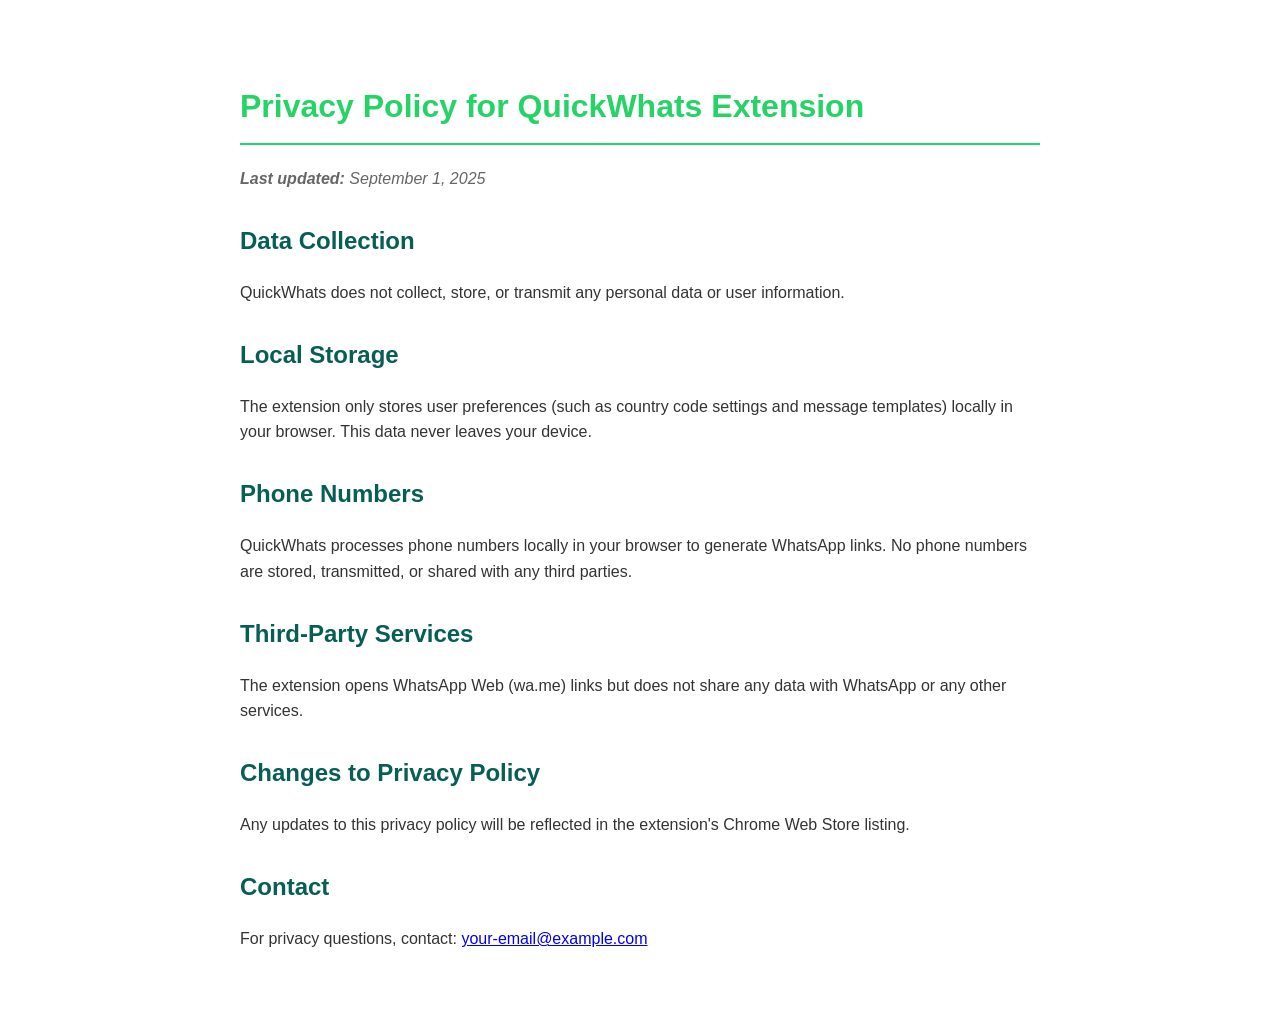
<file: index.html>
<!DOCTYPE html>
<html lang="en">
<head>
    <meta charset="UTF-8">
    <meta name="viewport" content="width=device-width, initial-scale=1.0">
    <title>QuickWhats Privacy Policy</title>
    <style>
        body {
            font-family: -apple-system, BlinkMacSystemFont, 'Segoe UI', Roboto, sans-serif;
            max-width: 800px;
            margin: 40px auto;
            padding: 20px;
            line-height: 1.6;
            color: #333;
        }
        h1 {
            color: #25D366;
            border-bottom: 2px solid #25D366;
            padding-bottom: 10px;
        }
        h2 {
            color: #075E54;
            margin-top: 30px;
        }
        .last-updated {
            color: #666;
            font-style: italic;
        }
    </style>
</head>
<body>
    <h1>Privacy Policy for QuickWhats Extension</h1>
    <p class="last-updated"><strong>Last updated:</strong> September 1, 2025</p>

    <h2>Data Collection</h2>
    <p>QuickWhats does not collect, store, or transmit any personal data or user information.</p>

    <h2>Local Storage</h2>
    <p>The extension only stores user preferences (such as country code settings and message templates) locally in your browser. This data never leaves your device.</p>

    <h2>Phone Numbers</h2>
    <p>QuickWhats processes phone numbers locally in your browser to generate WhatsApp links. No phone numbers are stored, transmitted, or shared with any third parties.</p>

    <h2>Third-Party Services</h2>
    <p>The extension opens WhatsApp Web (wa.me) links but does not share any data with WhatsApp or any other services.</p>

    <h2>Changes to Privacy Policy</h2>
    <p>Any updates to this privacy policy will be reflected in the extension's Chrome Web Store listing.</p>

    <h2>Contact</h2>
    <p>For privacy questions, contact: <a href="mailto:your-email@example.com">your-email@example.com</a></p>
</body>
</html>
</file>
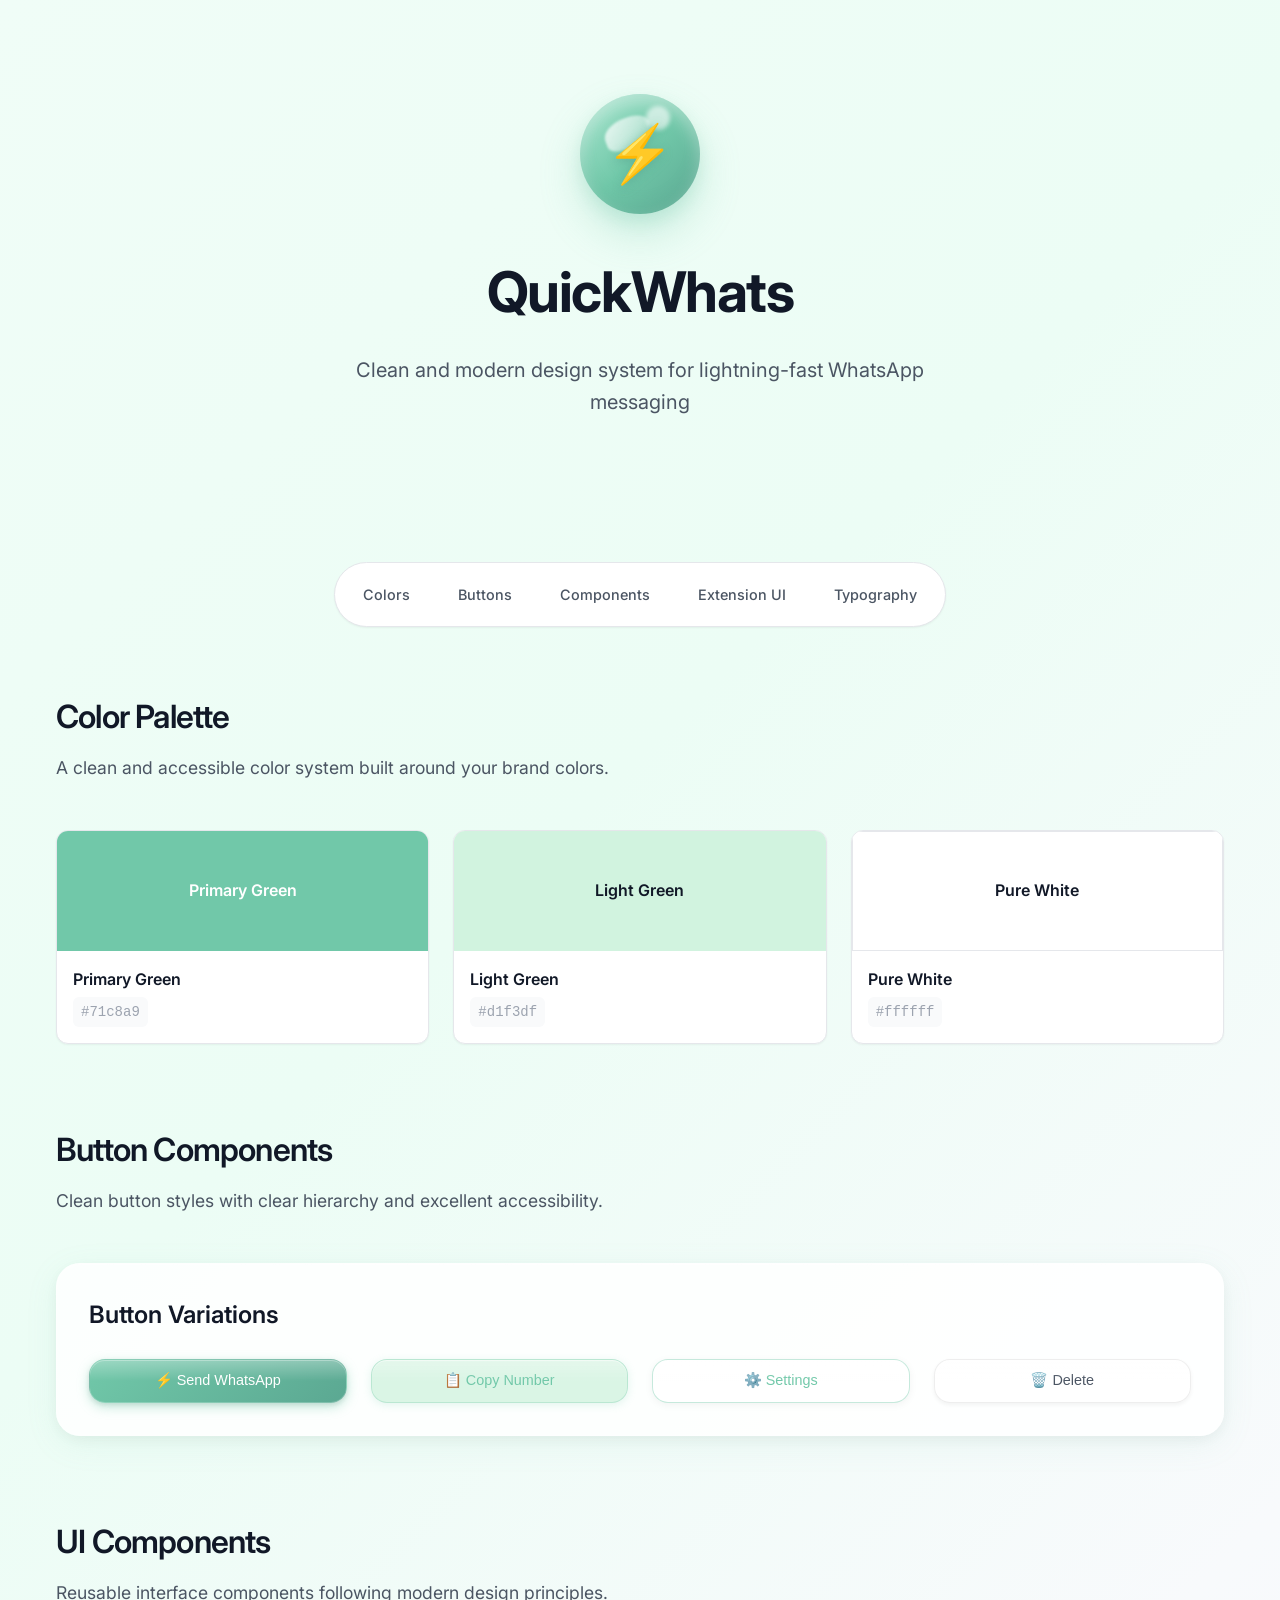
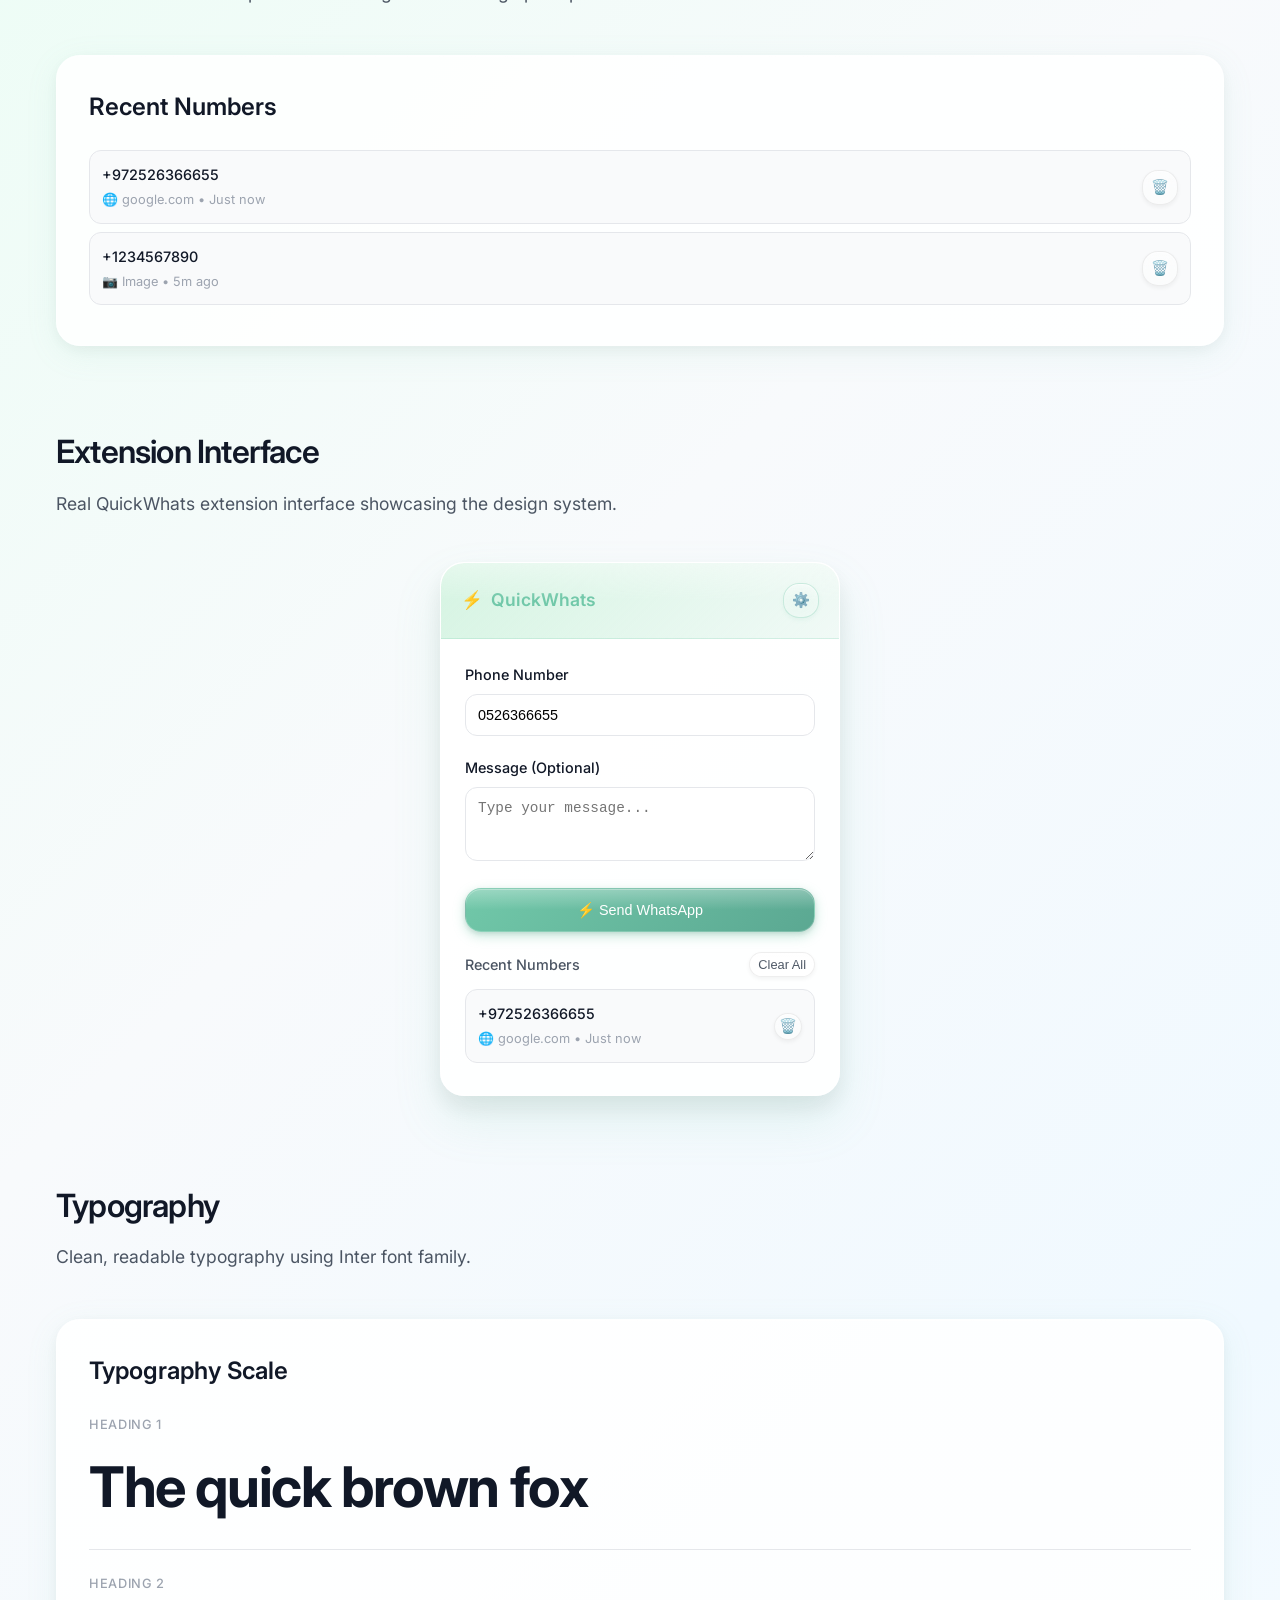
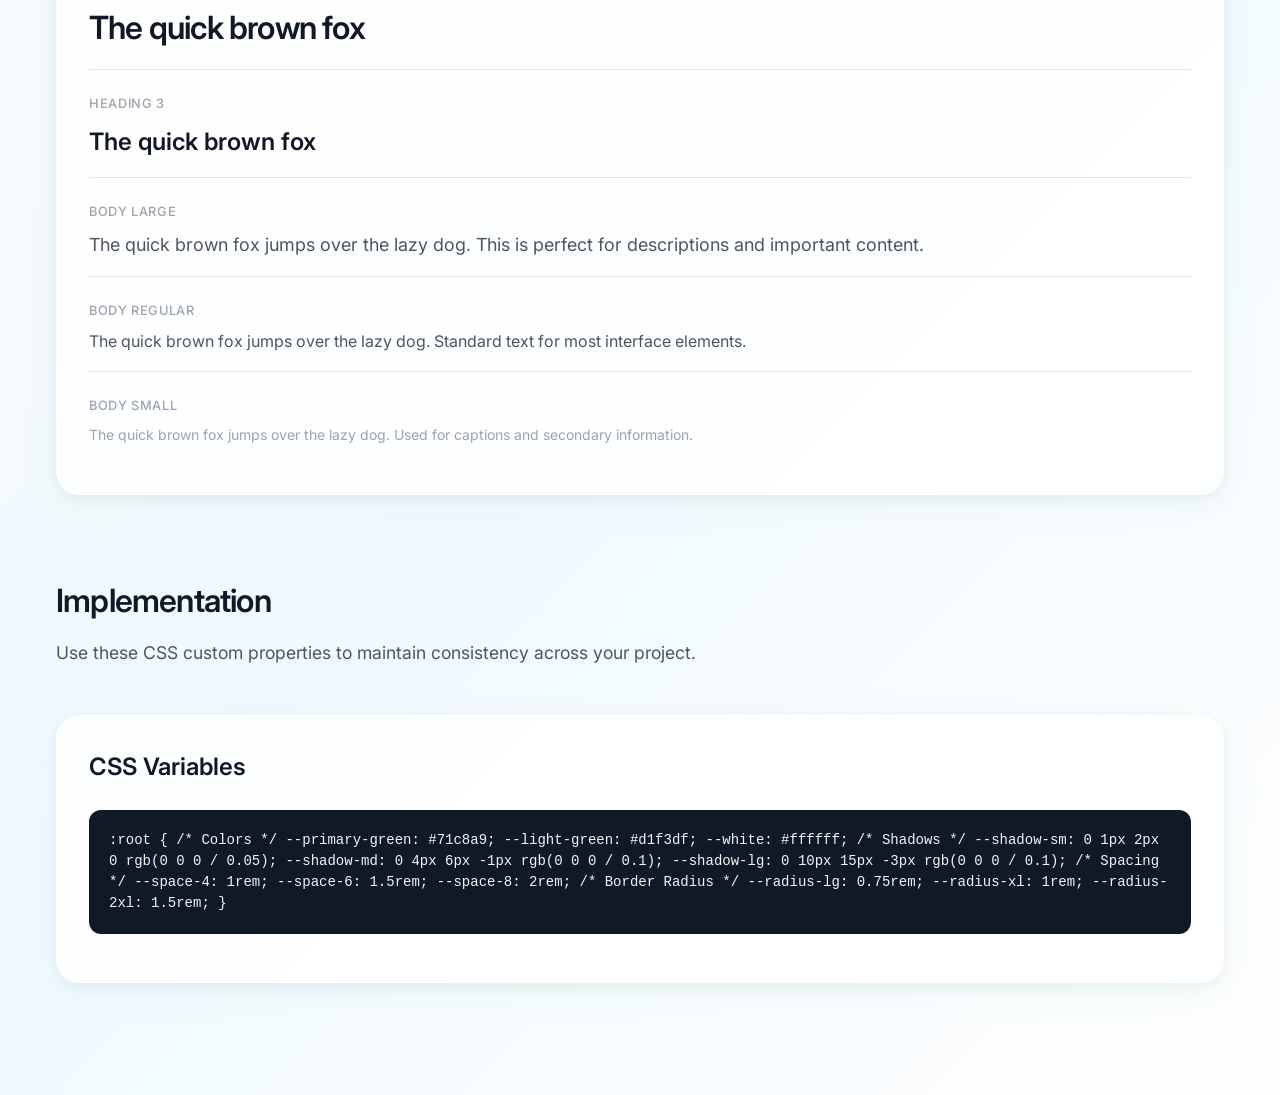
<file: style-guide.html>
<!DOCTYPE html>
<html lang="en">
<head>
    <meta charset="UTF-8">
    <meta name="viewport" content="width=device-width, initial-scale=1.0">
    <title>QuickWhats Design System</title>
    <link href="https://fonts.googleapis.com/css2?family=Inter:wght@300;400;500;600;700&display=swap" rel="stylesheet">
    <style>
        :root {
            /* Clean Color Palette */
            --primary-green: #71c8a9;
            --light-green: #d1f3df;
            --white: #FFFFFF;
            --gray-50: #f9fafb;
            --gray-100: #f3f4f6;
            --gray-200: #e5e7eb;
            --gray-300: #d1d5db;
            --gray-400: #9ca3af;
            --gray-500: #6b7280;
            --gray-600: #4b5563;
            --gray-700: #374151;
            --gray-800: #1f2937;
            --gray-900: #111827;
            
            /* Semantic Colors */
            --text-primary: var(--gray-900);
            --text-secondary: var(--gray-600);
            --text-muted: var(--gray-400);
            --border: var(--gray-200);
            --background: var(--white);
            --surface: var(--white);
            
            /* Shadows */
            --shadow-sm: 0 1px 2px 0 rgb(0 0 0 / 0.05);
            --shadow-md: 0 4px 6px -1px rgb(0 0 0 / 0.1), 0 2px 4px -2px rgb(0 0 0 / 0.1);
            --shadow-lg: 0 10px 15px -3px rgb(0 0 0 / 0.1), 0 4px 6px -4px rgb(0 0 0 / 0.1);
            --shadow-xl: 0 20px 25px -5px rgb(0 0 0 / 0.1), 0 8px 10px -6px rgb(0 0 0 / 0.1);
            
            /* Typography */
            --font-family: 'Inter', -apple-system, BlinkMacSystemFont, sans-serif;
            
            /* Spacing */
            --space-1: 0.25rem;
            --space-2: 0.5rem;
            --space-3: 0.75rem;
            --space-4: 1rem;
            --space-5: 1.25rem;
            --space-6: 1.5rem;
            --space-8: 2rem;
            --space-10: 2.5rem;
            --space-12: 3rem;
            --space-16: 4rem;
            --space-20: 5rem;
            
            /* Border Radius */
            --radius-sm: 0.375rem;
            --radius-md: 0.5rem;
            --radius-lg: 0.75rem;
            --radius-xl: 1rem;
            --radius-2xl: 1.5rem;
            --radius-full: 9999px;
        }

        * {
            margin: 0;
            padding: 0;
            box-sizing: border-box;
        }

        body {
            font-family: var(--font-family);
            background: linear-gradient(135deg, #f0fdf7 0%, #ecfdf5 25%, #f8fafc 50%, #f0f9ff 75%, #fefefe 100%);
            color: var(--text-primary);
            line-height: 1.6;
            -webkit-font-smoothing: antialiased;
            -moz-osx-font-smoothing: grayscale;
            min-height: 100vh;
        }

        .container {
            max-width: 1200px;
            margin: 0 auto;
            padding: var(--space-8) var(--space-4);
        }

        /* Header */
        .header {
            text-align: center;
            margin-bottom: var(--space-20);
            padding: var(--space-16) 0;
        }

        .logo-container {
            display: inline-flex;
            align-items: center;
            justify-content: center;
            width: 120px;
            height: 120px;
            background: linear-gradient(135deg, #a8e6cf 0%, #71c8a9 50%, #5ba892 100%);
            border-radius: 50%;
            margin-bottom: var(--space-8);
            box-shadow: 
                0 20px 40px rgba(113, 200, 169, 0.3),
                0 8px 16px rgba(113, 200, 169, 0.2),
                inset 0 -8px 16px rgba(91, 168, 146, 0.2),
                inset 0 8px 16px rgba(255, 255, 255, 0.4);
            position: relative;
            overflow: hidden;
            transform: translateY(-2px);
        }

        .logo-container::before {
            content: '';
            position: absolute;
            top: 20%;
            left: 20%;
            width: 40%;
            height: 25%;
            background: linear-gradient(135deg, rgba(255, 255, 255, 0.8) 0%, rgba(255, 255, 255, 0.3) 100%);
            border-radius: 50% 40% 60% 30%;
            filter: blur(1px);
            transform: rotate(-20deg);
        }

        .logo-container::after {
            content: '';
            position: absolute;
            top: 10%;
            right: 25%;
            width: 20%;
            height: 20%;
            background: rgba(255, 255, 255, 0.6);
            border-radius: 50%;
            filter: blur(2px);
        }

        .logo-icon {
            font-size: 3.5rem;
            color: var(--white);
            z-index: 10;
            filter: drop-shadow(0 2px 4px rgba(91, 168, 146, 0.3));
            text-shadow: 0 2px 8px rgba(91, 168, 146, 0.4);
        }

        .main-title {
            font-size: 3.5rem;
            font-weight: 700;
            color: var(--text-primary);
            margin-bottom: var(--space-4);
            letter-spacing: -0.025em;
        }

        .subtitle {
            font-size: 1.25rem;
            color: var(--text-secondary);
            font-weight: 400;
            max-width: 600px;
            margin: 0 auto;
        }

        /* Navigation */
        .nav {
            display: flex;
            justify-content: center;
            flex-wrap: wrap;
            gap: var(--space-2);
            margin-bottom: var(--space-16);
            padding: var(--space-2);
            background: var(--surface);
            border: 1px solid var(--border);
            border-radius: var(--radius-full);
            box-shadow: var(--shadow-sm);
            max-width: max-content;
            margin-left: auto;
            margin-right: auto;
        }

        .nav-link {
            padding: var(--space-3) var(--space-5);
            text-decoration: none;
            color: var(--text-secondary);
            font-weight: 500;
            border-radius: var(--radius-full);
            transition: all 0.2s ease;
            font-size: 0.9rem;
        }

        .nav-link:hover {
            color: var(--primary-green);
            background: var(--light-green);
        }

        /* Sections */
        .section {
            margin-bottom: var(--space-20);
        }

        .section-title {
            font-size: 2rem;
            font-weight: 600;
            color: var(--text-primary);
            margin-bottom: var(--space-3);
            letter-spacing: -0.025em;
        }

        .section-description {
            font-size: 1.1rem;
            color: var(--text-secondary);
            margin-bottom: var(--space-12);
            max-width: 800px;
        }

        /* Cards */
        .card {
            background: rgba(255, 255, 255, 0.85);
            backdrop-filter: blur(20px);
            -webkit-backdrop-filter: blur(20px);
            border: 1px solid rgba(255, 255, 255, 0.3);
            border-radius: var(--radius-2xl);
            padding: var(--space-8);
            box-shadow: 
                0 8px 32px rgba(113, 200, 169, 0.1),
                0 4px 16px rgba(0, 0, 0, 0.05),
                inset 0 1px 0 rgba(255, 255, 255, 0.4);
            transition: all 0.4s cubic-bezier(0.25, 0.46, 0.45, 0.94);
            margin-bottom: var(--space-8);
            position: relative;
            overflow: hidden;
        }

        .card::before {
            content: '';
            position: absolute;
            top: 0;
            left: 0;
            right: 0;
            height: 1px;
            background: linear-gradient(90deg, transparent, rgba(255, 255, 255, 0.8), transparent);
        }

        .card:hover {
            transform: translateY(-8px) scale(1.01);
            box-shadow: 
                0 16px 48px rgba(113, 200, 169, 0.2),
                0 8px 24px rgba(0, 0, 0, 0.1),
                inset 0 1px 0 rgba(255, 255, 255, 0.6);
            border-color: rgba(113, 200, 169, 0.2);
        }

        .card-title {
            font-size: 1.5rem;
            font-weight: 600;
            color: var(--text-primary);
            margin-bottom: var(--space-6);
        }

        /* Grid Layouts */
        .grid {
            display: grid;
            gap: var(--space-6);
        }

        .grid-2 {
            grid-template-columns: repeat(auto-fit, minmax(300px, 1fr));
        }

        .grid-3 {
            grid-template-columns: repeat(auto-fit, minmax(250px, 1fr));
        }

        .grid-4 {
            grid-template-columns: repeat(auto-fit, minmax(200px, 1fr));
        }

        /* Color Palette */
        .color-card {
            background: var(--surface);
            border: 1px solid var(--border);
            border-radius: var(--radius-lg);
            overflow: hidden;
            box-shadow: var(--shadow-sm);
            transition: all 0.2s ease;
        }

        .color-card:hover {
            transform: translateY(-2px);
            box-shadow: var(--shadow-md);
        }

        .color-preview {
            height: 120px;
            display: flex;
            align-items: center;
            justify-content: center;
            color: var(--white);
            font-weight: 600;
            font-size: 1rem;
        }

        .color-info {
            padding: var(--space-4);
        }

        .color-name {
            font-weight: 600;
            color: var(--text-primary);
            margin-bottom: var(--space-1);
        }

        .color-value {
            font-family: 'SF Mono', Monaco, 'Cascadia Code', 'Roboto Mono', Consolas, 'Courier New', monospace;
            font-size: 0.875rem;
            color: var(--text-muted);
            background: var(--gray-50);
            padding: var(--space-1) var(--space-2);
            border-radius: var(--radius-sm);
            display: inline-block;
        }

        /* Buttons */
        .btn {
            display: inline-flex;
            align-items: center;
            justify-content: center;
            gap: var(--space-2);
            padding: var(--space-3) var(--space-6);
            border: none;
            border-radius: var(--radius-xl);
            font-weight: 500;
            font-size: 0.9rem;
            cursor: pointer;
            transition: all 0.3s cubic-bezier(0.25, 0.46, 0.45, 0.94);
            text-decoration: none;
            min-height: 44px;
            position: relative;
            overflow: hidden;
        }

        .btn::before {
            content: '';
            position: absolute;
            top: 0;
            left: 0;
            right: 0;
            height: 50%;
            background: linear-gradient(180deg, rgba(255, 255, 255, 0.3) 0%, transparent 100%);
            pointer-events: none;
        }

        .btn-primary {
            background: linear-gradient(135deg, #71c8a9 0%, #5ba892 100%);
            color: var(--white);
            box-shadow: 
                0 4px 12px rgba(113, 200, 169, 0.4),
                0 2px 4px rgba(0, 0, 0, 0.1),
                inset 0 1px 0 rgba(255, 255, 255, 0.3);
            border: 1px solid rgba(255, 255, 255, 0.2);
        }

        .btn-primary:hover {
            background: linear-gradient(135deg, #5ba892 0%, #4a9d7f 100%);
            transform: translateY(-2px);
            box-shadow: 
                0 8px 20px rgba(113, 200, 169, 0.5),
                0 4px 8px rgba(0, 0, 0, 0.15),
                inset 0 1px 0 rgba(255, 255, 255, 0.4);
        }

        .btn-secondary {
            background: rgba(209, 243, 223, 0.8);
            backdrop-filter: blur(10px);
            color: var(--primary-green);
            border: 1px solid rgba(113, 200, 169, 0.3);
            box-shadow: 
                0 2px 8px rgba(113, 200, 169, 0.2),
                inset 0 1px 0 rgba(255, 255, 255, 0.5);
        }

        .btn-secondary:hover {
            background: rgba(113, 200, 169, 0.9);
            color: var(--white);
            transform: translateY(-1px);
            box-shadow: 
                0 4px 12px rgba(113, 200, 169, 0.3),
                inset 0 1px 0 rgba(255, 255, 255, 0.4);
        }

        .btn-outline {
            background: rgba(255, 255, 255, 0.6);
            backdrop-filter: blur(10px);
            color: var(--primary-green);
            border: 1px solid rgba(113, 200, 169, 0.4);
            box-shadow: 
                0 2px 8px rgba(0, 0, 0, 0.05),
                inset 0 1px 0 rgba(255, 255, 255, 0.7);
        }

        .btn-outline:hover {
            background: rgba(113, 200, 169, 0.1);
            border-color: var(--primary-green);
            transform: translateY(-1px);
            box-shadow: 
                0 4px 12px rgba(113, 200, 169, 0.2),
                inset 0 1px 0 rgba(255, 255, 255, 0.8);
        }

        .btn-ghost {
            background: rgba(255, 255, 255, 0.4);
            backdrop-filter: blur(8px);
            color: var(--text-secondary);
            border: 1px solid rgba(200, 200, 200, 0.3);
            box-shadow: 
                0 2px 4px rgba(0, 0, 0, 0.05),
                inset 0 1px 0 rgba(255, 255, 255, 0.6);
        }

        .btn-ghost:hover {
            background: rgba(255, 255, 255, 0.7);
            color: var(--text-primary);
            transform: translateY(-1px);
            box-shadow: 
                0 4px 8px rgba(0, 0, 0, 0.1),
                inset 0 1px 0 rgba(255, 255, 255, 0.8);
        }

        /* Extension Preview */
        .extension-preview {
            max-width: 400px;
            margin: 0 auto;
            background: rgba(255, 255, 255, 0.9);
            backdrop-filter: blur(25px);
            -webkit-backdrop-filter: blur(25px);
            border: 1px solid rgba(255, 255, 255, 0.4);
            border-radius: var(--radius-2xl);
            box-shadow: 
                0 24px 48px rgba(113, 200, 169, 0.15),
                0 12px 24px rgba(0, 0, 0, 0.08),
                inset 0 1px 0 rgba(255, 255, 255, 0.5);
            overflow: hidden;
            position: relative;
            transform: translateY(-4px);
        }

        .extension-preview::before {
            content: '';
            position: absolute;
            top: 0;
            left: 0;
            right: 0;
            height: 1px;
            background: linear-gradient(90deg, transparent, rgba(255, 255, 255, 0.9), transparent);
        }

        .extension-header {
            display: flex;
            align-items: center;
            justify-content: space-between;
            padding: var(--space-5);
            background: linear-gradient(135deg, rgba(209, 243, 223, 0.9) 0%, rgba(113, 200, 169, 0.1) 100%);
            backdrop-filter: blur(15px);
            color: var(--primary-green);
            border-bottom: 1px solid rgba(113, 200, 169, 0.2);
            position: relative;
        }

        .extension-header::before {
            content: '';
            position: absolute;
            top: 0;
            left: 0;
            right: 0;
            height: 50%;
            background: linear-gradient(180deg, rgba(255, 255, 255, 0.4) 0%, transparent 100%);
        }

        .extension-title {
            font-weight: 600;
            font-size: 1.1rem;
            display: flex;
            align-items: center;
            gap: var(--space-2);
        }

        .extension-content {
            padding: var(--space-6);
        }

        /* Form Elements */
        .form-group {
            margin-bottom: var(--space-5);
        }

        .form-label {
            display: block;
            font-weight: 500;
            color: var(--text-primary);
            margin-bottom: var(--space-2);
            font-size: 0.9rem;
        }

        .form-input {
            width: 100%;
            padding: var(--space-3);
            border: 1px solid var(--border);
            border-radius: var(--radius-lg);
            font-size: 0.9rem;
            transition: all 0.2s ease;
            background: var(--surface);
        }

        .form-input:focus {
            outline: none;
            border-color: var(--primary-green);
            box-shadow: 0 0 0 3px rgba(113, 200, 169, 0.1);
        }

        /* Recent Items */
        .recent-item {
            display: flex;
            align-items: center;
            justify-content: space-between;
            padding: var(--space-3);
            background: var(--gray-50);
            border-radius: var(--radius-lg);
            margin-bottom: var(--space-2);
            border: 1px solid var(--border);
            transition: all 0.2s ease;
        }

        .recent-item:hover {
            background: var(--light-green);
            border-color: var(--primary-green);
        }

        .recent-number {
            font-weight: 500;
            color: var(--text-primary);
            font-size: 0.9rem;
        }

        .recent-source {
            font-size: 0.8rem;
            color: var(--text-muted);
            margin-top: var(--space-1);
        }

        /* Code Blocks */
        .code-block {
            background: var(--gray-900);
            color: var(--gray-100);
            padding: var(--space-5);
            border-radius: var(--radius-lg);
            font-family: 'SF Mono', Monaco, 'Cascadia Code', 'Roboto Mono', Consolas, 'Courier New', monospace;
            font-size: 0.875rem;
            overflow-x: auto;
            margin: var(--space-4) 0;
            line-height: 1.5;
        }

        /* Typography Scale */
        .typography-sample {
            margin-bottom: var(--space-6);
            padding-bottom: var(--space-4);
            border-bottom: 1px solid var(--border);
        }

        .typography-sample:last-child {
            border-bottom: none;
            margin-bottom: 0;
        }

        .typography-label {
            font-size: 0.8rem;
            color: var(--text-muted);
            font-weight: 500;
            margin-bottom: var(--space-2);
            text-transform: uppercase;
            letter-spacing: 0.05em;
        }

        /* Responsive Design */
        @media (max-width: 768px) {
            .container {
                padding: var(--space-4) var(--space-3);
            }
            
            .main-title {
                font-size: 2.5rem;
            }
            
            .header {
                padding: var(--space-8) 0;
                margin-bottom: var(--space-12);
            }
            
            .section {
                margin-bottom: var(--space-12);
            }
            
            .nav {
                justify-content: flex-start;
                overflow-x: auto;
                -webkit-overflow-scrolling: touch;
            }
            
            .card {
                padding: var(--space-5);
            }
        }

        /* Animations */
        @keyframes fadeInUp {
            from {
                opacity: 0;
                transform: translateY(20px);
            }
            to {
                opacity: 1;
                transform: translateY(0);
            }
        }

        .fade-in {
            animation: fadeInUp 0.6s ease forwards;
        }
    </style>
</head>
<body>
    <div class="container">
        <!-- Header -->
        <header class="header">
            <div class="logo-container">
                <span class="logo-icon">⚡</span>
            </div>
            <h1 class="main-title">QuickWhats</h1>
            <p class="subtitle">Clean and modern design system for lightning-fast WhatsApp messaging</p>
        </header>

        <!-- Navigation -->
        <nav class="nav">
            <a href="#colors" class="nav-link">Colors</a>
            <a href="#buttons" class="nav-link">Buttons</a>
            <a href="#components" class="nav-link">Components</a>
            <a href="#extension" class="nav-link">Extension UI</a>
            <a href="#typography" class="nav-link">Typography</a>
        </nav>

        <!-- Color Palette -->
        <section id="colors" class="section">
            <h2 class="section-title">Color Palette</h2>
            <p class="section-description">A clean and accessible color system built around your brand colors.</p>
            
            <div class="grid grid-3">
                <div class="color-card">
                    <div class="color-preview" style="background: var(--primary-green);">Primary Green</div>
                    <div class="color-info">
                        <div class="color-name">Primary Green</div>
                        <div class="color-value">#71c8a9</div>
                    </div>
                </div>
                
                <div class="color-card">
                    <div class="color-preview" style="background: var(--light-green); color: var(--text-primary);">Light Green</div>
                    <div class="color-info">
                        <div class="color-name">Light Green</div>
                        <div class="color-value">#d1f3df</div>
                    </div>
                </div>
                
                <div class="color-card">
                    <div class="color-preview" style="background: var(--white); color: var(--text-primary); border: 1px solid var(--border);">Pure White</div>
                    <div class="color-info">
                        <div class="color-name">Pure White</div>
                        <div class="color-value">#ffffff</div>
                    </div>
                </div>
            </div>
        </section>

        <!-- Buttons -->
        <section id="buttons" class="section">
            <h2 class="section-title">Button Components</h2>
            <p class="section-description">Clean button styles with clear hierarchy and excellent accessibility.</p>
            
            <div class="card">
                <h3 class="card-title">Button Variations</h3>
                <div class="grid grid-4">
                    <button class="btn btn-primary">⚡ Send WhatsApp</button>
                    <button class="btn btn-secondary">📋 Copy Number</button>
                    <button class="btn btn-outline">⚙️ Settings</button>
                    <button class="btn btn-ghost">🗑️ Delete</button>
                </div>
            </div>
        </section>

        <!-- Components -->
        <section id="components" class="section">
            <h2 class="section-title">UI Components</h2>
            <p class="section-description">Reusable interface components following modern design principles.</p>
            
            <div class="card">
                <h3 class="card-title">Recent Numbers</h3>
                <div class="recent-item">
                    <div>
                        <div class="recent-number">+972526366655</div>
                        <div class="recent-source">🌐 google.com • Just now</div>
                    </div>
                    <button class="btn btn-ghost" style="padding: var(--space-2); min-height: auto;">🗑️</button>
                </div>
                <div class="recent-item">
                    <div>
                        <div class="recent-number">+1234567890</div>
                        <div class="recent-source">📷 Image • 5m ago</div>
                    </div>
                    <button class="btn btn-ghost" style="padding: var(--space-2); min-height: auto;">🗑️</button>
                </div>
            </div>
        </section>

        <!-- Extension Preview -->
        <section id="extension" class="section">
            <h2 class="section-title">Extension Interface</h2>
            <p class="section-description">Real QuickWhats extension interface showcasing the design system.</p>
            
            <div class="extension-preview">
                <div class="extension-header">
                    <div class="extension-title">
                        <span>⚡</span>
                        QuickWhats
                    </div>
                    <button class="btn btn-ghost" style="background: rgba(255,255,255,0.3); backdrop-filter: blur(10px); border: 1px solid rgba(113,200,169,0.3); color: var(--primary-green); padding: var(--space-2); min-height: auto; box-shadow: 0 2px 4px rgba(113,200,169,0.1), inset 0 1px 0 rgba(255,255,255,0.5);">⚙️</button>
                </div>
                
                <div class="extension-content">
                    <div class="form-group">
                        <label class="form-label">Phone Number</label>
                        <input type="text" class="form-input" placeholder="0526366655" value="0526366655">
                    </div>
                    
                    <div class="form-group">
                        <label class="form-label">Message (Optional)</label>
                        <textarea class="form-input" rows="3" placeholder="Type your message..."></textarea>
                    </div>
                    
                    <button class="btn btn-primary" style="width: 100%; margin-bottom: var(--space-5);">⚡ Send WhatsApp</button>
                    
                    <div>
                        <div style="display: flex; align-items: center; justify-content: space-between; margin-bottom: var(--space-3);">
                            <span style="font-weight: 500; font-size: 0.9rem; color: var(--text-secondary);">Recent Numbers</span>
                            <button class="btn btn-ghost" style="padding: var(--space-1) var(--space-2); min-height: auto; font-size: 0.8rem;">Clear All</button>
                        </div>
                        
                        <div class="recent-item">
                            <div>
                                <div class="recent-number">+972526366655</div>
                                <div class="recent-source">🌐 google.com • Just now</div>
                            </div>
                            <button class="btn btn-ghost" style="padding: var(--space-1); min-height: auto;">🗑️</button>
                        </div>
                    </div>
                </div>
            </div>
        </section>

        <!-- Typography -->
        <section id="typography" class="section">
            <h2 class="section-title">Typography</h2>
            <p class="section-description">Clean, readable typography using Inter font family.</p>
            
            <div class="card">
                <h3 class="card-title">Typography Scale</h3>
                
                <div class="typography-sample">
                    <div class="typography-label">Heading 1</div>
                    <h1 style="font-size: 3.5rem; font-weight: 700; letter-spacing: -0.025em;">The quick brown fox</h1>
                </div>
                
                <div class="typography-sample">
                    <div class="typography-label">Heading 2</div>
                    <h2 style="font-size: 2rem; font-weight: 600; letter-spacing: -0.025em;">The quick brown fox</h2>
                </div>
                
                <div class="typography-sample">
                    <div class="typography-label">Heading 3</div>
                    <h3 style="font-size: 1.5rem; font-weight: 600;">The quick brown fox</h3>
                </div>
                
                <div class="typography-sample">
                    <div class="typography-label">Body Large</div>
                    <p style="font-size: 1.125rem; color: var(--text-secondary);">The quick brown fox jumps over the lazy dog. This is perfect for descriptions and important content.</p>
                </div>
                
                <div class="typography-sample">
                    <div class="typography-label">Body Regular</div>
                    <p style="font-size: 1rem; color: var(--text-secondary);">The quick brown fox jumps over the lazy dog. Standard text for most interface elements.</p>
                </div>
                
                <div class="typography-sample">
                    <div class="typography-label">Body Small</div>
                    <p style="font-size: 0.875rem; color: var(--text-muted);">The quick brown fox jumps over the lazy dog. Used for captions and secondary information.</p>
                </div>
            </div>
        </section>

        <!-- CSS Variables -->
        <section class="section">
            <h2 class="section-title">Implementation</h2>
            <p class="section-description">Use these CSS custom properties to maintain consistency across your project.</p>
            
            <div class="card">
                <h3 class="card-title">CSS Variables</h3>
                <div class="code-block">:root {
  /* Colors */
  --primary-green: #71c8a9;
  --light-green: #d1f3df;
  --white: #ffffff;
  
  /* Shadows */
  --shadow-sm: 0 1px 2px 0 rgb(0 0 0 / 0.05);
  --shadow-md: 0 4px 6px -1px rgb(0 0 0 / 0.1);
  --shadow-lg: 0 10px 15px -3px rgb(0 0 0 / 0.1);
  
  /* Spacing */
  --space-4: 1rem;
  --space-6: 1.5rem;
  --space-8: 2rem;
  
  /* Border Radius */
  --radius-lg: 0.75rem;
  --radius-xl: 1rem;
  --radius-2xl: 1.5rem;
}</div>
            </div>
        </section>
    </div>

    <script>
        // Smooth scrolling for navigation
        document.querySelectorAll('.nav-link').forEach(link => {
            link.addEventListener('click', (e) => {
                e.preventDefault();
                const target = document.querySelector(link.getAttribute('href'));
                if (target) {
                    target.scrollIntoView({ behavior: 'smooth', block: 'start' });
                }
            });
        });

        // Fade-in animation on scroll
        const observerOptions = {
            threshold: 0.1,
            rootMargin: '0px 0px -50px 0px'
        };

        const observer = new IntersectionObserver((entries) => {
            entries.forEach(entry => {
                if (entry.isIntersecting) {
                    entry.target.classList.add('fade-in');
                }
            });
        }, observerOptions);

        document.querySelectorAll('.section').forEach(section => {
            observer.observe(section);
        });
    </script>
</body>
</html>
</file>
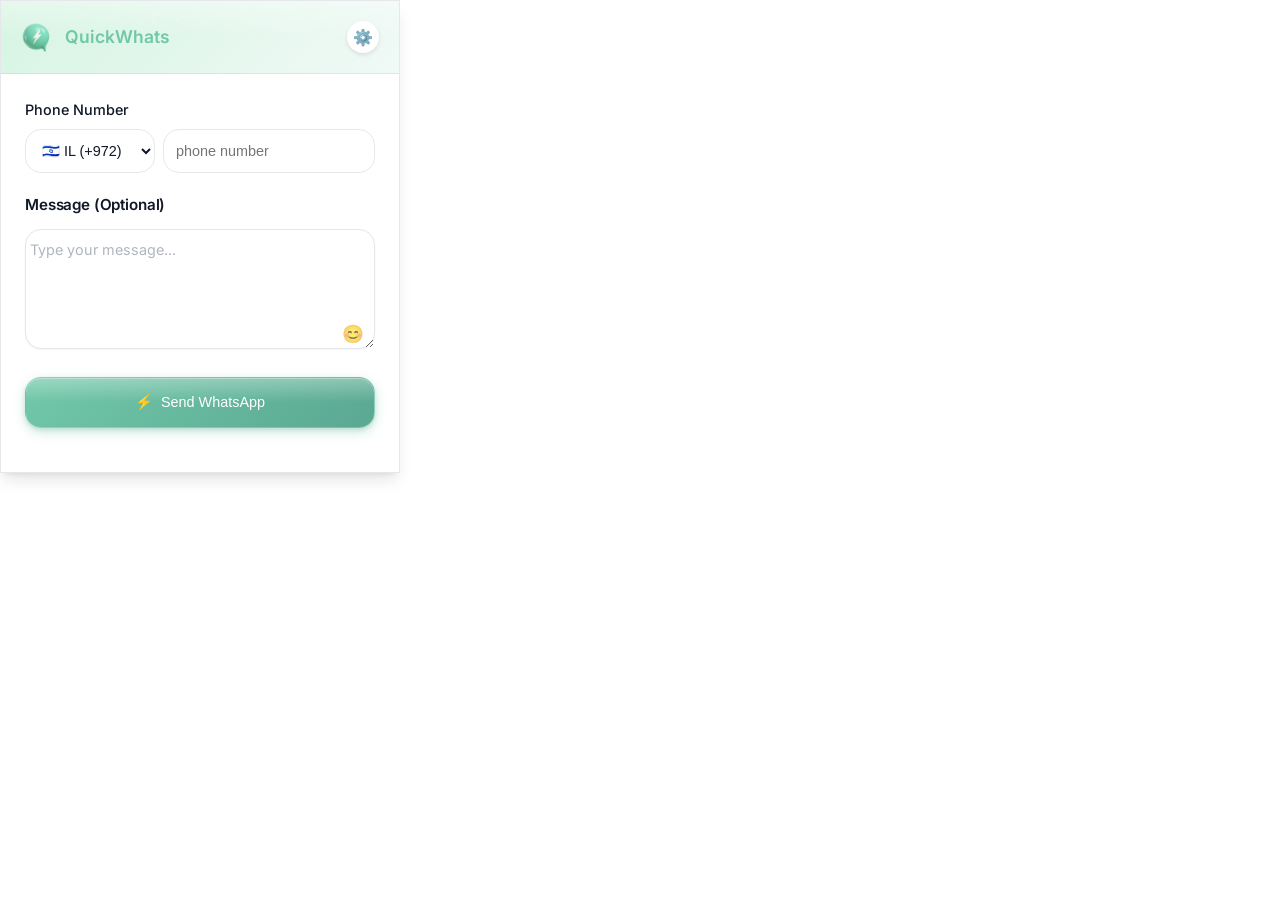
<file: popup/popup.html>
<!DOCTYPE html>
<html lang="en">
<head>
  <meta charset="UTF-8">
  <meta name="viewport" content="width=device-width, initial-scale=1.0">
  <title>QuickWhats</title>
  <link href="https://fonts.googleapis.com/css2?family=Inter:wght@300;400;500;600;700&display=swap" rel="stylesheet">
  <link rel="stylesheet" href="popup.css">
  <link rel="stylesheet" href="emoji-picker.css">
</head>
<body class="chrome-extension-root">
  <!-- Header -->
  <div class="header">
    
    <button id="backBtn" class="header-btn" style="display: none;">⬅</button>
    <img src="../logo.png" alt="QuickWhats" class="header-logo" id="headerLogo">
    <h1 class="header-title">
      QuickWhats
    </h1>
    
    <button id="settingsBtn" class="header-btn">⚙️</button>
  </div>
  
  <div class="main-content">
    <!-- Main content -->
    <div id="mainContent">
      <!-- Multi-phone selection (enhanced) -->
      <div id="phoneSelectContainer" class="phone-select-container">
        <div class="phone-select-header">
          <h3 class="phone-select-title">Detected Numbers</h3>
          <button id="phoneSelectClose" class="phone-select-close-btn" title="Close">×</button>
        </div>
        <select id="phoneSelect" class="phone-select"></select>
      </div>

    <!-- Phone Number Section -->
    <div class="phone-section">
      <label class="phone-label">Phone Number</label>
      <div class="phone-country-code-section">
      <select id="countrySelect" class="form-input country-select"></select>
      <input type="text" id="phoneNumber" placeholder="phone number" class="form-input phone-input-single" />
      </div>
    </div>
    
    <!-- Message box -->
    <div class="message-section">
      <label class="message-label">Message (Optional)</label>
      <div class="message-textarea-container">
        <textarea id="message" rows="3" placeholder="Type your message..." class="message-textarea"></textarea>
        <button id="emojiTrigger" class="emoji-trigger-btn-inline" title="Add emoji">😊</button>
      </div>
    </div>

    <!-- Send button -->
    <button id="sendBtn" class="send-btn">
      <span>⚡</span>
      <span>Send WhatsApp</span>
    </button>

      <!-- Recent numbers section -->
      <div id="recentContainer" style="display: none;">
        <div class="recent-header">
          <h4 class="recent-title">Recent Numbers</h4>
          <button id="clearAllBtn" title="Clear all recent numbers" class="clear-all-btn">🗑️</button>
        </div>
        <div id="recentNumbers"></div>
      </div>
    </div>

    <!-- Settings content -->
    <div id="settingsContent" style="display: none;">
      <!-- OpenAI Vision API Section -->
      <div class="settings-section">
        <h3 class="settings-title">OpenAI Vision API</h3>
        
        <div class="settings-form">
          <div class="form-group">
            <label>Model</label>
            <select id="modelSelect" class="form-input">
              <option value="gpt-4o-mini">GPT-4o Mini (Default)</option>
              <option value="o1-mini">o1-mini</option>
              <option value="gpt-4.1-mini">GPT-4.1 Mini</option>
            </select>
          </div>
          <div class="form-group">
            <label>API Key</label>
            <div class="input-with-toggle">
              <input type="password" id="apiKeyInput" placeholder="sk-proj-..." class="form-input">
              <button type="button" id="toggleApiKey" class="password-toggle">
                <span id="eyeIcon">👁️</span>
              </button>
            </div>
          </div>
          <div class="api-status">
            <div id="apiStatus" class="api-status-indicator">
              <div id="statusDot" class="status-dot"></div>
              <span id="statusText" class="status-text">Not configured</span>
            </div>
          </div>
        </div>
      </div>

      <!-- Privacy Notice -->
      <div class="privacy-notice">
        <div class="privacy-content">
          <span style="font-size: 1rem;">🔒</span>
          <span class="privacy-text">All data processing happens locally. API calls are secure and encrypted.</span>
        </div>
      </div>

      <!-- Action Buttons -->
      <div class="action-buttons">
        <button id="saveSettingsBtn" class="save-btn">
          <span>Save Settings</span>
        </button>
        <button id="testApiBtn" class="test-btn">
          <span>Test API</span>
        </button>
      </div>
    </div>
  </div>

  <!-- Toast container -->
  <div class="toast-container"></div>
  

  <!-- Scripts -->
  <script src="../utils/libphonenumber-js.min.js"></script>
  <script src="../utils/phoneUtils.js"></script>
  <script src="../utils/countries.js"></script>
  <script src="../recent-storage.js"></script>
  <script src="../openai-models.js"></script>
  <script src="toast.js"></script>
  <script src="recent-numbers.js"></script>
  <script src="settings-manager.js"></script>
  <script src="popup-utils.js"></script>
  <script src="popup-messaging.js"></script>
  <script type="module" src="emoji-picker.js"></script>
  <script type="module" src="emoji-init.js"></script>
  <script src="popup.js"></script>

</body>
</html>
</file>
<file: popup/popup.css>
/**
 * Popup-specific styles for QuickWhats Extension
 * Extends the main design system for popup layout
 */

/* CSS Variables */
:root {
  /* Colors from Style Guide */
  --primary-green: #71c8a9;
  --light-green: #d1f3df;
  --white: #ffffff;
  --gray-50: #f9fafb;
  --gray-100: #f3f4f6;
  --gray-200: #e5e7eb;
  --gray-300: #d1d5db;
  --gray-400: #9ca3af;
  --gray-500: #6b7280;
  --gray-600: #4b5563;
  --gray-700: #374151;
  --gray-800: #1f2937;
  --gray-900: #111827;
  
  /* Semantic Colors */
  --text-primary: var(--gray-900);
  --text-secondary: var(--gray-600);
  --text-muted: var(--gray-400);
  --border: var(--gray-200);
  --background: var(--white);
  --surface: var(--white);
  
  /* Shadows */
  --shadow-sm: 0 1px 2px 0 rgb(0 0 0 / 0.05);
  --shadow-md: 0 4px 6px -1px rgb(0 0 0 / 0.1), 0 2px 4px -2px rgb(0 0 0 / 0.1);
  --shadow-lg: 0 10px 15px -3px rgb(0 0 0 / 0.1), 0 4px 6px -4px rgb(0 0 0 / 0.1);
  --shadow-xl: 0 20px 25px -5px rgb(0 0 0 / 0.1), 0 8px 10px -6px rgb(0 0 0 / 0.1);
  
  /* Typography */
  --font-family: 'Inter', -apple-system, BlinkMacSystemFont, sans-serif;
  
  /* Spacing */
  --space-1: 0.25rem;
  --space-2: 0.5rem;
  --space-3: 0.75rem;
  --space-4: 1rem;
  --space-5: 1.25rem;
  --space-6: 1.5rem;
  --space-8: 2rem;
  
  /* Border Radius */
  --radius-sm: 0.5rem;
  --radius-md: 0.75rem;
  --radius-lg: 1rem;
  --radius-xl: 1.5rem;
  --radius-2xl: 2rem;
  --radius-3xl: 2.5rem;
  --radius-full: 9999px;
}

/* Reset */
* {
  margin: 0;
  padding: 0;
  box-sizing: border-box;
}

/* Extension popup body override */
body {
  font-family: var(--font-family);
  background: linear-gradient(135deg, #f0fdf7 0%, #ecfdf5 25%, #f8fafc 50%, #f0f9ff 75%, #fefefe 100%);
  color: var(--text-primary);
  line-height: 1.6;
  -webkit-font-smoothing: antialiased;
  -moz-osx-font-smoothing: grayscale;
  width: 350px;
  min-height: auto;
  margin: 0;
  padding: 0;
  overflow-x: hidden !important;
  box-sizing: border-box;
}

.chrome-extension-root {
  background: var(--surface);
  backdrop-filter: blur(25px);
  -webkit-backdrop-filter: blur(25px);
  border: 1px solid var(--border);
  box-shadow: 
    var(--shadow-lg);
  overflow: hidden;
  position: relative;
  width: 400px;
  min-width: 350px;
  min-height: fit-content;
  box-sizing: border-box;
}



/* Ensure consistent height for main and settings content */

#mainContent, #settingsContent {
  min-height: auto;
}

/* Header styles */
.header {
  display: flex;
  align-items: center;
  justify-content: space-between;
  padding: var(--space-5);
  background: linear-gradient(135deg, rgba(209, 243, 223, 0.9) 0%, rgba(113, 200, 169, 0.1) 100%);
  backdrop-filter: blur(15px);
  color: var(--primary-green);
  border-bottom: 1px solid rgba(113, 200, 169, 0.2);
  position: relative;
  gap: var(--space-3);

}

.header::after {
  content: '';
  position: absolute;
  top: 0;
  left: 0;
  right: 0;
  height: 50%;
  background: linear-gradient(180deg, rgba(255, 255, 255, 0.4) 0%, transparent 100%);
  pointer-events: none;
}

.header-title {
  font-weight: 600;
  font-size: 1.1rem;
  display: flex;
  align-items: center;
  gap: var(--space-1);
  z-index: 1;
  margin: 0;
  flex: 1;
}

.header-logo {
  width: 32px;
  height: 32px;
  object-fit: contain;
}

/* Header Buttons - White circles */
.header-btn {
  background: white;
  border: none;
  color: var(--primary-green);
  padding: 0;
  border-radius: 50%;
  cursor: pointer;
  font-size: 1rem;
  transition: all 0.2s ease;
  z-index: 1;
  width: 32px;
  height: 32px;
  display: flex;
  align-items: center;
  justify-content: center;
  box-shadow: 0 2px 4px rgba(0, 0, 0, 0.1);
}

.header-btn:hover {
  background: var(--light-green);
  color: var(--text-primary);
  transform: translateY(-1px);
  box-shadow: 0 4px 8px rgba(0, 0, 0, 0.15);
}


/* Input row layout */
.input-row {
  display: flex;
  gap: var(--space-2);
  align-items: center;
}

.country-select {
  flex: 0 0 130px;
  font-size: 0.65rem;
  overflow: visible;
  text-overflow: clip;
}

.phone-input {
  flex: 1;
}

/* Enhanced phone select container */
#phoneSelectContainer {
  border: 1px solid var(--color-success);
  background: var(--glass-bg-success);
}

#phoneSelectContainer .card-body {
  padding: var(--space-3);
}

/* Message textarea enhancement */
.message-textarea {
  min-height: 120px !important;
  resize: vertical;
  padding-top: var(--space-2) !important;
  padding-bottom: var(--space-2) !important;
  line-height: 1.5;
  font-family: inherit;
}

.message-textarea:focus {
  border-color: var(--color-primary);
  box-shadow: 0 0 0 1px var(--color-primary);
}

.message-textarea::placeholder {
  color: var(--color-text-tertiary);
  opacity: 0.7;
}

/* Settings content styling */
#settingsContent .card {
  background: var(--glass-bg-secondary);
  backdrop-filter: var(--backdrop-blur);
  border: 1px solid var(--glass-border);
}

#settingsContent .checkbox {
  width: 16px;
  height: 16px;
  accent-color: var(--color-primary);
}

#settingsContent .flex.items-center.justify-between {
  margin-bottom: var(--space-2);
}

#settingsContent .text-xs {
  font-size: var(--font-size-xs);
  line-height: 1.4;
}

/* Recent numbers section */
.recent-section {
  margin-top: var(--space-4);
}

.recent-header {
  display: flex;
  align-items: center;
  justify-content: space-between;
}

.recent-numbers {
  display: flex;
  flex-direction: column;
  gap: var(--space-2);
}

.recent-number-item {
  display: flex;
  padding: var(--space-2);
  background: var(--surface);
  border-radius: var(--radius-lg);
  margin-bottom: var(--space-2);
  border: 1px solid var(--border);
  transition: all 0.2s ease;
  cursor: pointer;
}

.recent-number-item:hover {
  background: var(--gray-100);
  border-color: var(--gray-300);
}

.recent-number-main {
  display: flex;
  align-items: center;
  justify-content: space-between;
  width: 100%;
}

.recent-number-content {
  flex: 1;
}

.recent-number-text {
  font-weight: 600;
  color: var(--text-primary);
  font-size: 1rem;
  margin-bottom: var(--space-1);
  cursor: pointer;
}

.recent-number-meta {
  font-size: 0.8rem;
  color: var(--text-secondary);
  display: flex;
  align-items: center;
  gap: var(--space-1);
}

.recent-origin {
  color: var(--color-text-secondary);
  display: flex;
  align-items: center;
  gap: var(--space-1);
}

.recent-time {
  color: var(--color-text-secondary);
}

/* Delete button styles */
.recent-delete-btn {
  background: rgba(255, 255, 255, 0.6);
  backdrop-filter: blur(8px);
  color: var(--text-secondary);
  border: 1px solid rgba(200, 200, 200, 0.2);
  box-shadow: 0 1px 3px rgba(0, 0, 0, 0.1);
  padding: var(--space-2);
  border-radius: var(--radius-lg);
  cursor: pointer;
  transition: all 0.2s ease;
  font-size: 0.9rem;
  min-height: auto;
  width: 32px;
  height: 32px;
  display: flex;
  align-items: center;
  justify-content: center;
}

.recent-delete-btn:hover {
  background: rgba(239, 68, 68, 0.1) !important;
  color: #ef4444 !important;
  border-color: rgba(239, 68, 68, 0.2) !important;
  transform: scale(1.05);
}

.recent-clear-all-btn {
  background: none;
  border: none;
  font-size: var(--font-size-sm);
  cursor: pointer;
  padding: var(--space-1);
  border-radius: var(--radius-sm);
  opacity: 0.6;
  transition: var(--transition-all);
  color: var(--color-text-secondary);
}

.recent-clear-all-btn:hover {
  opacity: 1;
  background: rgba(239, 68, 68, 0.1);
  color: #ef4444;
  transform: scale(1.1);
}

.recent-clear-all-btn {
  font-size: var(--font-size-xs);
  padding: var(--space-1) var(--space-2);
}

/* Toast notification styles */
.toast-container {
  position: fixed;
  top: var(--space-4);
  right: var(--space-4);
  z-index: 1000;
  display: flex;
  flex-direction: column;
  gap: var(--space-2);
  max-width: 280px;
}

.toast {
  background: rgba(255, 255, 255, 0.95);
  backdrop-filter: blur(20px);
  border: 1px solid rgba(255, 255, 255, 0.3);
  border-radius: var(--radius-lg);
  padding: var(--space-3);
  box-shadow: var(--shadow-lg);
  transform: translateX(100%);
  opacity: 0;
  transition: all 0.3s cubic-bezier(0.4, 0.0, 0.2, 1);
}

.toast.toast-show {
  transform: translateX(0);
  opacity: 1;
}

.toast.toast-hide {
  transform: translateX(100%);
  opacity: 0;
}

.toast-success {
  border-color: var(--primary-green);
  background: rgba(209, 243, 223, 0.95);
}

.toast-info {
  border-color: var(--primary-green);
  background: rgba(209, 243, 223, 0.95);
}

.toast-warning {
  border-color: #ef4444;
  background: rgba(254, 226, 226, 0.95);
}

.toast-error {
  border-color: #ef4444;
  background: rgba(254, 226, 226, 0.95);
}

.toast-processing {
  border-color: var(--primary-green);
  background: rgba(209, 243, 223, 0.95);
}

.toast-content {
  display: flex;
  align-items: center;
  gap: var(--space-2);
  font-size: 0.9rem;
}

.toast-icon {
  font-size: 1rem;
}

.toast-message {
  flex: 1;
  color: var(--text-primary);
  font-weight: 500;
}

.toast-close {
  background: none;
  border: none;
  color: var(--text-secondary);
  cursor: pointer;
  font-size: 1.1rem;
  font-weight: bold;
  padding: 0;
  width: 20px;
  height: 20px;
  display: flex;
  align-items: center;
  justify-content: center;
  border-radius: var(--radius-sm);
  transition: all 0.2s ease;
}

.toast-close:hover {
  background: rgba(0, 0, 0, 0.1);
  color: var(--text-primary);
}

/* Responsive adjustments for very small screens */
@media (max-width: 300px) {
  body.chrome-extension-root {
    width: 280px;
  }
  
  .country-select {
    flex: 0 0 180px;
  }
}

/* Main content padding */
.main-content {
  padding: var(--space-6);
}

/* Phone select container */
.phone-select-container {
  display: none;
  background: rgba(255, 255, 255, 0.85);
  backdrop-filter: blur(20px);
  -webkit-backdrop-filter: blur(20px);
  border: 1px solid rgba(255, 255, 255, 0.3);
  border-radius: var(--radius-lg);
  padding: var(--space-5);
  box-shadow: 
    0 8px 32px rgba(113, 200, 169, 0.1),
    0 4px 16px rgba(0, 0, 0, 0.05),
    inset 0 1px 0 rgba(255, 255, 255, 0.4);
  margin-bottom: var(--space-5);
  position: relative;
  overflow: hidden;
}

.phone-select-container::before {
  content: '';
  position: absolute;
  top: 0;
  left: 0;
  right: 0;
  height: 1px;
  background: linear-gradient(90deg, transparent, rgba(255, 255, 255, 0.8), transparent);
}

/* Phone selector header layout */
.phone-select-header {
  display: flex;
  justify-content: space-between;
  align-items: center;
  margin-bottom: var(--space-2);
}

.phone-select-title {
  font-size: 0.9rem;
  font-weight: 600;
  color: var(--text-primary);
  margin: 0;
}

.phone-select-close-btn {
  background: transparent;
  border: none;
  font-size: 1.2rem;
  color: var(--text-secondary);
  cursor: pointer;
  padding: var(--space-1);
  border-radius: 50%;
  transition: all 0.2s ease;
  display: flex;
  align-items: center;
  justify-content: center;
  width: 28px;
  height: 28px;
  font-weight: bold;
  opacity: 0.7;
}

.phone-select-close-btn:hover {
  background: var(--gray-200);
  opacity: 1;
  transform: scale(1.05);
}

.phone-select-close-btn:active {
  transform: scale(0.95);
}

.phone-select {
  width: 100%;
  padding: var(--space-3);
  border: 1px solid var(--border);
  border-radius: var(--radius-lg);
  font-size: 0.9rem;
  transition: all 0.2s ease;
  background: var(--surface);
  color: var(--text-primary);
}

/* Phone Number Section */
.phone-section {
  margin-bottom: var(--space-5);
}
.phone-country-code-section {
  display: flex;
  gap: var(--space-2);
}
.phone-label {
  display: block;
  font-weight: 500;
  color: var(--text-primary);
  margin-bottom: var(--space-2);
  font-size: 0.9rem;
}

/* Input row restored for country + phone */
.input-row {
  display: grid;
  grid-template-columns: 80px 1fr;
  gap: var(--space-2);
  width: 100%;
  box-sizing: border-box;
}


/* Form inputs */
.form-input {
  width: 100%;
  padding: var(--space-3);
  border: 1px solid var(--border);
  border-radius: var(--radius-lg);
  font-size: 0.9rem;
  transition: all 0.2s ease;
  background: var(--surface);
  color: var(--text-primary);
  box-sizing: border-box;
}

.phone-input-single {
  width: 100%;
  padding: var(--space-3);
  border: 1px solid var(--border);
  border-radius: var(--radius-lg);
  font-size: 0.9rem;
  transition: all 0.2s ease;
  background: var(--surface);
  color: var(--text-primary);
  box-sizing: border-box;
}

.form-input:focus,
.phone-input-single:focus {
  outline: none;
  border-color: var(--primary-green);
  box-shadow: 0 0 0 3px rgba(113, 200, 169, 0.1);
}

/* Message section */
.message-section {
  margin-bottom: var(--space-5);
}

.message-label {
  display: block;
  font-weight: 600;
  color: var(--text-primary);
  margin-bottom: var(--space-3);
  font-size: 0.95rem;
  letter-spacing: -0.01em;
}

.message-textarea {
  width: 100%;
  padding: var(--space-1);
  border: 1.5px solid var(--border);
  border-radius: var(--radius-lg);
  font-size: 0.9rem;
  line-height: 1.6;
  transition: all 0.3s ease;
  background: var(--surface);
  color: var(--text-primary);
  resize: vertical;
  min-height: 100px;
  font-family: var(--font-family);
  box-sizing: border-box;
  box-shadow: var(--shadow-sm);
}

.message-textarea:focus {
  outline: none;
  border-color: var(--primary-green);
  box-shadow: 0 0 0 3px rgba(113, 200, 169, 0.1), var(--shadow-md);
  transform: translateY(-1px);
}

.message-textarea::placeholder {
  color: var(--text-muted);
  opacity: 0.8;
}

.message-textarea:hover {
  border-color: var(--primary-green);
  box-shadow: var(--shadow-md);
}

/* Send button */
.send-btn {
  width: 100%;
  display: inline-flex;
  align-items: center;
  justify-content: center;
  gap: var(--space-2);
  padding: var(--space-4) var(--space-6);
  border: none;
  border-radius: var(--radius-lg);
  font-weight: 500;
  font-size: 0.9rem;
  cursor: pointer;
  transition: all 0.3s cubic-bezier(0.25, 0.46, 0.45, 0.94);
  text-decoration: none;
  min-height: 48px;
  position: relative;
  overflow: hidden;
  background: linear-gradient(135deg, #71c8a9 0%, #5ba892 100%);
  color: var(--white);
  box-shadow: 
    0 4px 12px rgba(113, 200, 169, 0.4),
    0 2px 4px rgba(0, 0, 0, 0.1),
    inset 0 1px 0 rgba(255, 255, 255, 0.3);
  border: 1px solid rgba(255, 255, 255, 0.2);
  margin-bottom: var(--space-5);
}

.send-btn::before {
  content: '';
  position: absolute;
  top: 0;
  left: 0;
  right: 0;
  height: 50%;
  background: linear-gradient(180deg, rgba(255, 255, 255, 0.3) 0%, transparent 100%);
  pointer-events: none;
}

.send-btn:hover {
  background: linear-gradient(135deg, #5ba892 0%, #4a9d7f 100%) !important;
  transform: translateY(-2px);
  box-shadow: 
    0 8px 20px rgba(113, 200, 169, 0.5),
    0 4px 8px rgba(0, 0, 0, 0.15),
    inset 0 1px 0 rgba(255, 255, 255, 0.4) !important;
}

/* Settings content styles */
.settings-section {
  background: rgba(255, 255, 255, 0.85);
  backdrop-filter: blur(20px);
  -webkit-backdrop-filter: blur(20px);
  border: 1px solid rgba(255, 255, 255, 0.3);
  border-radius: var(--radius-lg);
  padding: var(--space-6);
  box-shadow: 
    0 8px 32px rgba(113, 200, 169, 0.1),
    0 4px 16px rgba(0, 0, 0, 0.05),
    inset 0 1px 0 rgba(255, 255, 255, 0.4);
  margin-bottom: var(--space-5);
  position: relative;
  overflow: hidden;
}

.settings-section::before {
  content: '';
  position: absolute;
  top: 0;
  left: 0;
  right: 0;
  height: 1px;
  background: linear-gradient(90deg, transparent, rgba(255, 255, 255, 0.8), transparent);
}

.settings-title {
  font-size: 0.9rem;
  font-weight: 600;
  color: var(--text-primary);
  margin-bottom: var(--space-4);
}

.settings-form {
  display: flex;
  flex-direction: column;
  gap: var(--space-3);
}

.form-group label {
  display: block;
  font-size: 0.8rem;
  font-weight: 500;
  color: var(--text-secondary);
  margin-bottom: var(--space-1);
}

/* API Key Input with Toggle */
.input-with-toggle {
  position: relative;
  display: flex;
  align-items: center;
}

.input-with-toggle .form-input {
  width: 100%;
  padding-right: 40px;
}

.password-toggle {
  position: absolute;
  right: 8px;
  background: none;
  border: none;
  cursor: pointer;
  font-size: 0.9rem;
  padding: 4px;
  border-radius: var(--radius-sm);
  transition: background-color 0.2s ease;
}

.password-toggle:hover {
  background: var(--light-green);
}

.api-status {
  display: flex;
  align-items: center;
  justify-content: center;
  margin-top: var(--space-3);
}

.api-status-indicator {
  display: flex;
  align-items: center;
  gap: var(--space-1);
}

.status-dot {
  width: 12px;
  height: 12px;
  background: #fbbf24;
  border-radius: 50%;
  margin-right: var(--space-2);
  position: relative;
}

.status-dot.connected {
  background: linear-gradient(135deg, #10b981 0%, #059669 100%);
  box-shadow: 
    0 0 0 2px rgba(16, 185, 129, 0.2),
    0 2px 4px rgba(16, 185, 129, 0.3),
    inset 0 1px 0 rgba(255, 255, 255, 0.3);
}

.status-dot.connected::before {
  content: '';
  position: absolute;
  top: 2px;
  left: 2px;
  width: 4px;
  height: 4px;
  background: rgba(255, 255, 255, 0.8);
  border-radius: 50%;
}

.status-dot.error {
  background: #ef4444;
}

.status-text {
  font-size: 0.85rem;
  color: var(--text-primary);
  font-weight: 600;
}

/* Privacy notice */
.privacy-notice {
  background: rgba(209, 243, 223, 0.6);
  backdrop-filter: blur(20px);
  -webkit-backdrop-filter: blur(20px);
  border: 1px solid rgba(113, 200, 169, 0.3);
  border-radius: var(--radius-lg);
  padding: var(--space-5);
  box-shadow: 
    0 8px 32px rgba(113, 200, 169, 0.1),
    0 4px 16px rgba(0, 0, 0, 0.05),
    inset 0 1px 0 rgba(255, 255, 255, 0.4);
  margin-bottom: var(--space-5);
  position: relative;
  overflow: hidden;
}

.privacy-notice::before {
  content: '';
  position: absolute;
  top: 0;
  left: 0;
  right: 0;
  height: 1px;
  background: linear-gradient(90deg, transparent, rgba(255, 255, 255, 0.8), transparent);
}

.privacy-content {
  display: flex;
  align-items: center;
  gap: var(--space-3);
}

.privacy-text {
  font-size: 0.8rem;
  color: var(--text-secondary);
}

/* Action buttons */
.action-buttons {
  display: flex;
  gap: var(--space-3);
  margin-bottom: var(--space-5);
}

.save-btn {
  flex: 1;
  display: inline-flex;
  align-items: center;
  justify-content: center;
  gap: var(--space-2);
  padding: var(--space-3) var(--space-4);
  border: none;
  border-radius: var(--radius-lg);
  font-weight: 500;
  font-size: 0.8rem;
  cursor: pointer;
  transition: all 0.3s cubic-bezier(0.25, 0.46, 0.45, 0.94);
  text-decoration: none;
  min-height: 44px;
  position: relative;
  overflow: hidden;
  background: linear-gradient(135deg, #71c8a9 0%, #5ba892 100%);
  color: var(--white);
  box-shadow: 
    0 4px 12px rgba(113, 200, 169, 0.4),
    0 2px 4px rgba(0, 0, 0, 0.1),
    inset 0 1px 0 rgba(255, 255, 255, 0.3);
  border: 1px solid rgba(255, 255, 255, 0.2);
}

.save-btn::before {
  content: '';
  position: absolute;
  top: 0;
  left: 0;
  right: 0;
  height: 50%;
  background: linear-gradient(180deg, rgba(255, 255, 255, 0.3) 0%, transparent 100%);
  pointer-events: none;
}

.save-btn:hover {
  background: linear-gradient(135deg, #5ba892 0%, #4a9d7f 100%) !important;
  transform: translateY(-2px);
  box-shadow: 
    0 8px 20px rgba(113, 200, 169, 0.5),
    0 4px 8px rgba(0, 0, 0, 0.15),
    inset 0 1px 0 rgba(255, 255, 255, 0.4) !important;
}

.test-btn {
  background: white;
  color: var(--primary-green);
  border: 1px solid var(--border);
  padding: var(--space-3) var(--space-4);
  border-radius: var(--radius-lg);
  font-weight: 500;
  font-size: 0.85rem;
  cursor: pointer;
  transition: all 0.2s ease;
  min-height: 44px;
}

.test-btn:hover {
  background: var(--light-green);
  border-color: var(--primary-green);
}

/* Recent section header */
.recent-header {
  display: flex;
  align-items: center;
  justify-content: space-between;
  margin-bottom: var(--space-3);
}

.recent-title {
  font-weight: 500;
  font-size: 0.9rem;
  color: var(--text-secondary);
}

.clear-all-btn {
  background: rgba(255, 255, 255, 0.4);
  backdrop-filter: blur(8px);
  color: var(--text-secondary);
  border: 1px solid rgba(200, 200, 200, 0.3);
  box-shadow: 
    0 2px 4px rgba(0, 0, 0, 0.05),
    inset 0 1px 0 rgba(255, 255, 255, 0.6);
  padding: var(--space-1) var(--space-2);
  border-radius: var(--radius-lg);
  cursor: pointer;
  transition: all 0.2s ease;
  font-size: 0.8rem;
}

.clear-all-btn:hover {
  background: var(--light-green) !important;
  color: var(--text-primary) !important;
  transform: translateY(-1px);
  box-shadow: 
    0 4px 8px rgba(0, 0, 0, 0.1),
    inset 0 1px 0 rgba(255, 255, 255, 0.8) !important;
}

/* Animation keyframes for enhanced interactions */
@keyframes slideIn {
  from {
    transform: translateX(100%);
    opacity: 0;
  }
  to {
    transform: translateX(0);
    opacity: 1;
  }
}

@keyframes slideOut {
  from {
    transform: translateX(0);
    opacity: 1;
  }
  to {
    transform: translateX(100%);
    opacity: 0;
  }
}
</file>
<file: popup/emoji-picker.css>
/**
 * Emoji Picker Styles - QuickWhats Extension
 * Uses existing design system from popup.css
 */

/* Inline emoji trigger button */
.emoji-trigger-btn-inline {
  position: absolute;
  bottom: 6px;
  right: 6px;
  background: transparent;
  border: none;
  border-radius: 50%;
  padding: 4px;
  font-size: 1.1rem;
  color: var(--text-secondary);
  cursor: pointer;
  transition: all 0.2s ease;
  display: flex;
  align-items: center;
  justify-content: center;
  width: 32px;
  height: 32px;
  z-index: 10;
  opacity: 0.7;
}

.message-textarea.rtl + .emoji-trigger-btn-inline {
  right: auto;
  left: 6px;
}

.emoji-trigger-btn-inline:hover {
  background: var(--gray-100);
  opacity: 1;
  transform: scale(1.1);
}

.emoji-trigger-btn-inline:active {
  transform: scale(0.9);
}

/* Message section layout with inline emoji button */
.message-section {
  position: relative;
}

.message-textarea-container {
  position: relative;
  width: 100%;
}

.message-textarea {
  width: 100%;
  padding-right: 45px;
  resize: vertical;
  direction: ltr;
  text-align: left;
}

.message-textarea.rtl {
  direction: rtl;
  text-align: right;
  padding-right: 12px;
  padding-left: 45px;
}

/* Emoji picker container */
.emoji-picker {
  position: fixed;
  background: var(--surface);
  border: 1px solid var(--border);
  border-radius: var(--radius-sm);
  box-shadow: var(--shadow-xl);
  z-index: 1000;
  width: 320px;
  max-height: 360px;
  overflow: visible;
  display: flex;
  flex-direction: column;
}

.emoji-picker.hidden {
  display: none;
}

/* Picker header */
.emoji-picker-header {
  display: flex;
  justify-content: center;
  align-items: center;
  padding: var(--space-3);
  border-bottom: 1px solid var(--border);
  background: var(--gray-50);
  flex-shrink: 0;
}

.emoji-categories {
  display: flex;
  gap: var(--space-1);
}

.category-tab {
  background: transparent;
  border: none;
  padding: var(--space-2);
  font-size: 1.1rem;
  cursor: pointer;
  border-radius: var(--radius-sm);
  transition: all 0.2s ease;
  opacity: 0.6;
}

.category-tab:hover {
  background: var(--light-green);
  opacity: 1;
}

.category-tab.active {
  background: var(--primary-green);
  opacity: 1;
  transform: scale(1.05);
}


/* Emoji grid */
.emoji-grid {
  padding: var(--space-3);
  display: grid;
  grid-template-columns: repeat(8, 1fr);
  gap: var(--space-1);
  max-height: 240px;
  overflow-y: auto;
  flex: 1;
}

.emoji-grid::-webkit-scrollbar {
  width: 4px;
}

.emoji-grid::-webkit-scrollbar-track {
  background: var(--gray-100);
  border-radius: var(--radius-sm);
}

.emoji-grid::-webkit-scrollbar-thumb {
  background: var(--gray-300);
  border-radius: var(--radius-sm);
}

.emoji-grid::-webkit-scrollbar-thumb:hover {
  background: var(--gray-400);
}

.emoji-item {
  background: transparent;
  border: none;
  padding: var(--space-2);
  font-size: 1.3rem;
  cursor: pointer;
  border-radius: var(--radius-sm);
  transition: all 0.15s ease;
  display: flex;
  align-items: center;
  justify-content: center;
  aspect-ratio: 1;
}

.emoji-item:hover {
  background: var(--light-green);
  transform: scale(1.1);
}

.emoji-item:active {
  transform: scale(1.05);
  background: var(--light-green);
}

/* Responsive adjustments for smaller screens */
@media (max-width: 400px) {
  .emoji-picker {
    width: 280px;
    max-height: 300px;
  }
  
  .emoji-grid {
    grid-template-columns: repeat(7, 1fr);
    max-height: 200px;
  }
  
  .emoji-item {
    font-size: 1.1rem;
    padding: var(--space-1);
  }
}

/* Animation for picker show/hide */
.emoji-picker {
  opacity: 0;
  transform: translateY(-10px) scale(0.95);
  transition: all 0.2s ease;
}

.emoji-picker:not(.hidden) {
  opacity: 1;
  transform: translateY(0) scale(1);
}

/* Focus styles for accessibility */
.emoji-trigger-btn:focus,
.category-tab:focus,
.emoji-item:focus {
  outline: 2px solid var(--primary-green);
  outline-offset: 2px;
}
</file>
